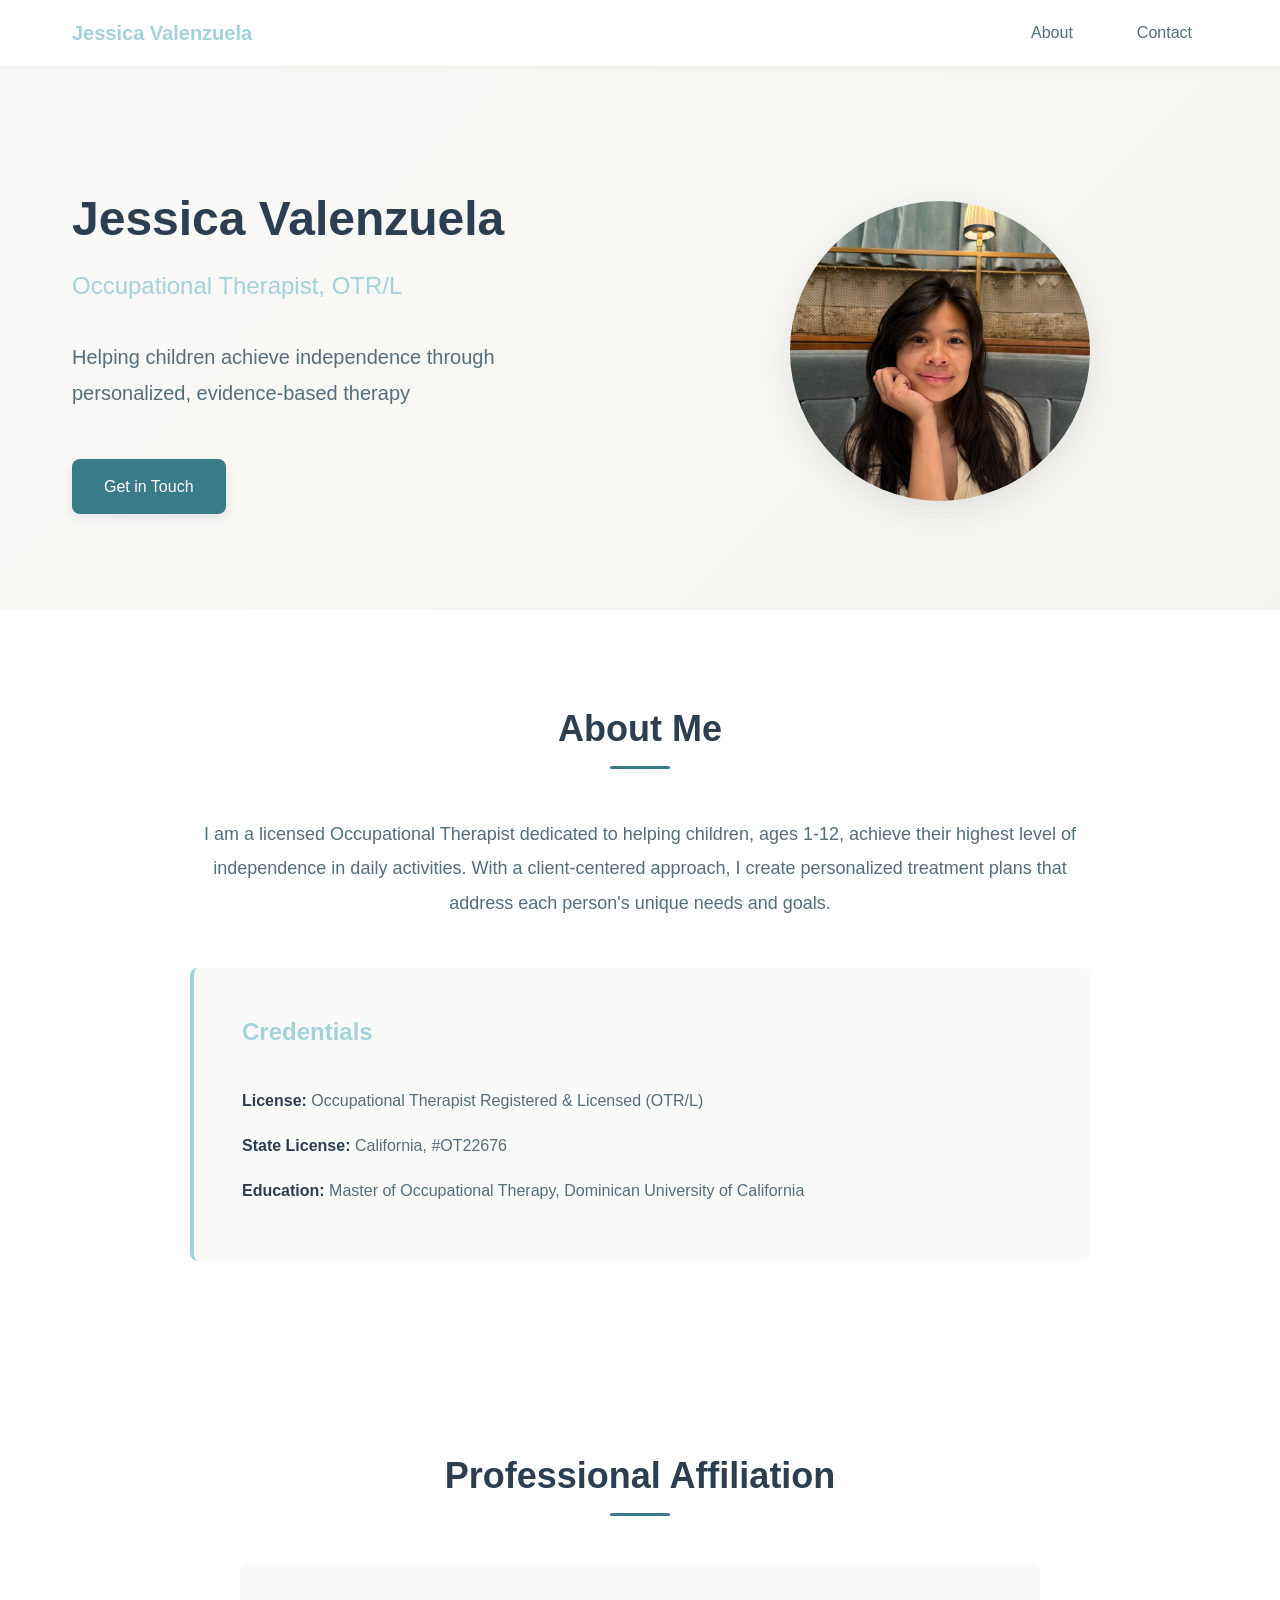
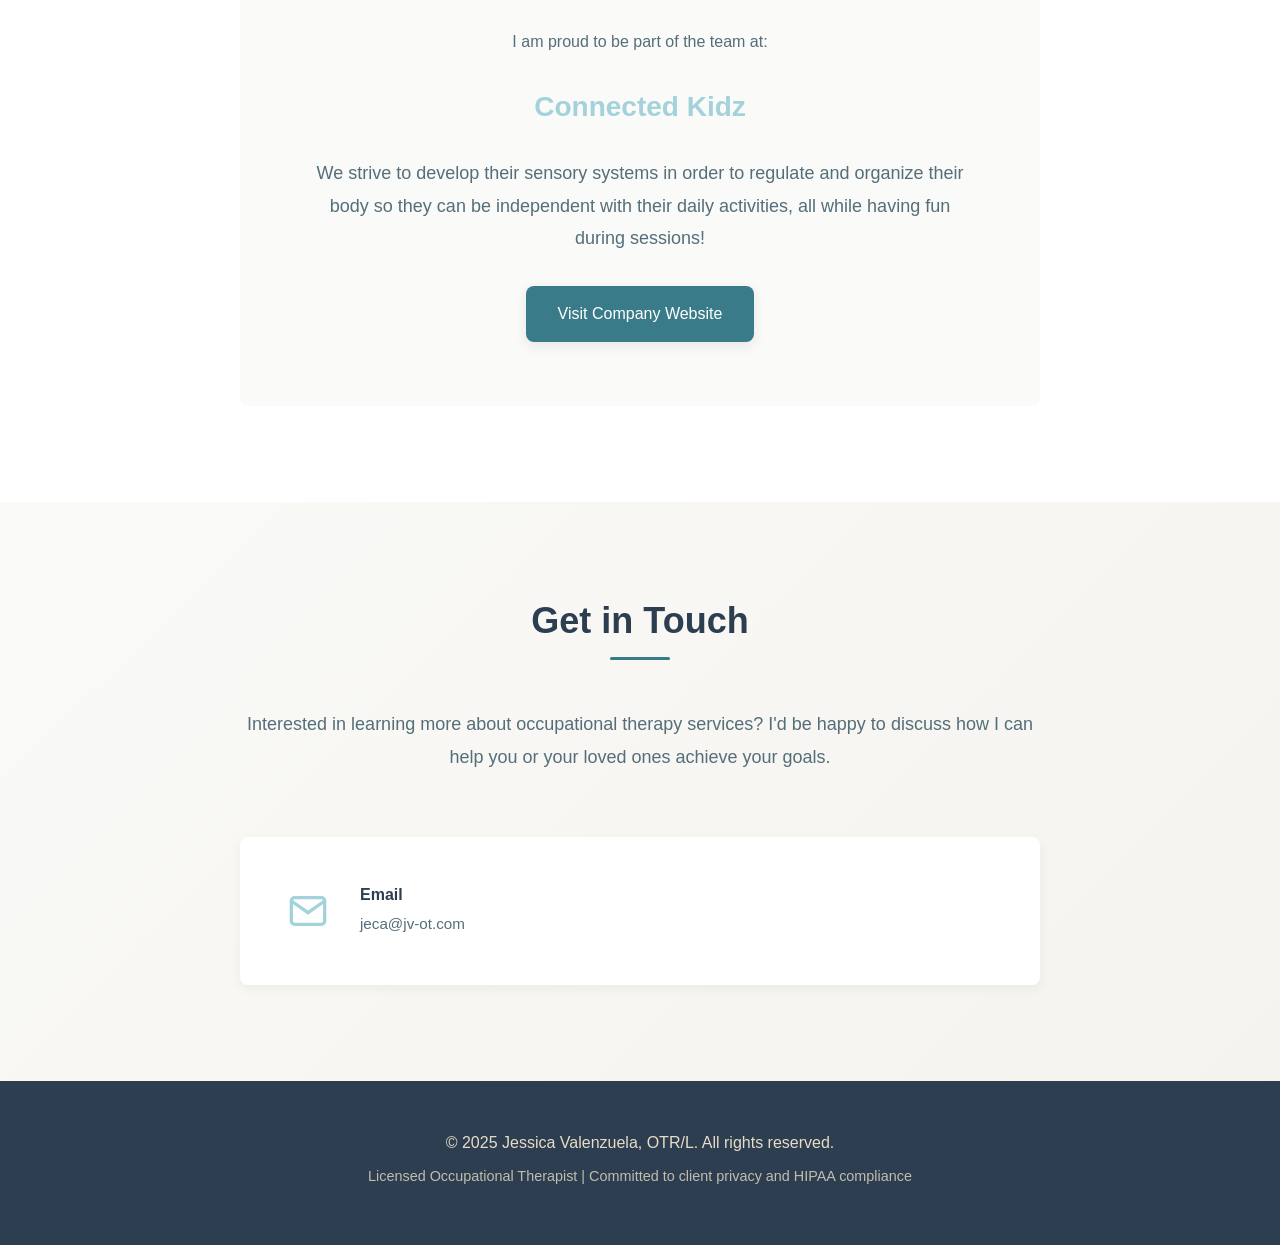
<file: index.html>
<!DOCTYPE html>
<html lang="en">
<head>
    <meta charset="UTF-8">
    <meta name="viewport" content="width=device-width, initial-scale=1.0">
    <meta name="description" content="Professional Occupational Therapist providing personalized care and evidence-based treatment.">
    <title>Jessica Valenzuela, OTR/L - Occupational Therapist</title>
    <link rel="icon" type="image/jpg" href="media/tab-icon.jpg">
    <link rel="stylesheet" href="styles.css">
</head>
<body>
    <!-- Navigation -->
    <nav class="nav">
        <div class="container">
            <div class="nav-content">
                <a href="#home" class="nav-logo">Jessica Valenzuela</a>
                <ul class="nav-links">
                    <li><a href="#about">About</a></li>
                    <li><a href="#contact">Contact</a></li>
                </ul>
            </div>
        </div>
    </nav>

    <!-- Hero Section -->
    <section id="home" class="hero">
        <div class="container">
            <div class="hero-content">
                <div class="hero-text">
                    <h1 class="hero-title">Jessica Valenzuela</h1>
                    <p class="hero-subtitle">Occupational Therapist, OTR/L</p>
                    <p class="hero-tagline">Helping children achieve independence through personalized, evidence-based therapy</p>
                    <a href="#contact" class="btn btn-primary">Get in Touch</a>
                </div>
                <div class="hero-image">
                    <div class="image-placeholder">
                        <img src="media/profile-pic.jpg" alt="Jessica Valenzuela, Occupational Therapist">
                    </div>
                </div>
            </div>
        </div>
    </section>

    <!-- About Section -->
    <section id="about" class="about">
        <div class="container">
            <h2 class="section-title">About Me</h2>
            <div class="about-content">
                <div class="about-text">
                    <p class="about-intro">
                        I am a licensed Occupational Therapist dedicated to helping children, ages 1-12, 
                        achieve their highest level of independence in daily activities. With a client-centered
                        approach, I create personalized treatment plans that address each person's unique needs
                        and goals.
                    </p>

                    <div class="credentials">
                        <h3>Credentials</h3>
                        <ul>
                            <li><strong>License:</strong> Occupational Therapist Registered & Licensed (OTR/L)</li>
                            <li><strong>State License:</strong> California, #OT22676</li>
                            <li><strong>Education:</strong> Master of Occupational Therapy, Dominican University of California</li>
                        </ul>
                    </div>
                </div>
            </div>
        </div>
    </section>

    <!-- Company Section -->
    <section class="company">
        <div class="container">
            <div class="company-content">
                <h2 class="section-title">Professional Affiliation</h2>
                <div class="company-info">
                    <p>I am proud to be part of the team at:</p>
                    <h3 class="company-name">Connected Kidz</h3>
                    <p class="company-description">
                        We strive to develop their sensory systems in order to regulate and organize their body so they can be independent with their daily activities, all while having fun during sessions!
                    </p>
                    <a href="https://www.connectedkidzsf.com/" target="_blank" rel="noopener noreferrer" class="btn btn-secondary">
                        Visit Company Website
                    </a>
                </div>
            </div>
        </div>
    </section>

    <!-- Contact Section -->
    <section id="contact" class="contact">
        <div class="container">
            <h2 class="section-title">Get in Touch</h2>
            <div class="contact-content">
                <p class="contact-intro">
                    Interested in learning more about occupational therapy services?
                    I'd be happy to discuss how I can help you or your loved ones achieve your goals.
                </p>

                <div class="contact-methods">
                    <div class="contact-item">
                        <svg xmlns="https://www.w3.org/2000/svg" viewBox="0 0 24 24" fill="none" stroke="currentColor" stroke-width="2">
                            <path d="M4 4h16c1.1 0 2 .9 2 2v12c0 1.1-.9 2-2 2H4c-1.1 0-2-.9-2-2V6c0-1.1.9-2 2-2z"></path>
                            <polyline points="22,6 12,13 2,6"></polyline>
                        </svg>
                        <div>
                            <h4>Email</h4>
                            <a href="mailto:jeca@jv-ot.com">jeca@jv-ot.com</a>
                        </div>
                    </div>
                </div>
            </div>
        </div>
    </section>

    <!-- Footer -->
    <footer class="footer">
        <div class="container">
            <div class="footer-content">
                <p>&copy; 2025 Jessica Valenzuela, OTR/L. All rights reserved.</p>
                <p class="footer-note">Licensed Occupational Therapist | Committed to client privacy and HIPAA compliance</p>
            </div>
        </div>
    </footer>

    <script>
        // Smooth scrolling for navigation links
        document.querySelectorAll('a[href^="#"]').forEach(anchor => {
            anchor.addEventListener('click', function (e) {
                e.preventDefault();
                const target = document.querySelector(this.getAttribute('href'));
                if (target) {
                    target.scrollIntoView({
                        behavior: 'smooth',
                        block: 'start'
                    });
                }
            });
        });

        // Add active class to nav on scroll
        window.addEventListener('scroll', () => {
            const nav = document.querySelector('.nav');
            if (window.scrollY > 50) {
                nav.classList.add('scrolled');
            } else {
                nav.classList.remove('scrolled');
            }
        });
    </script>
</body>
</html>
</file>
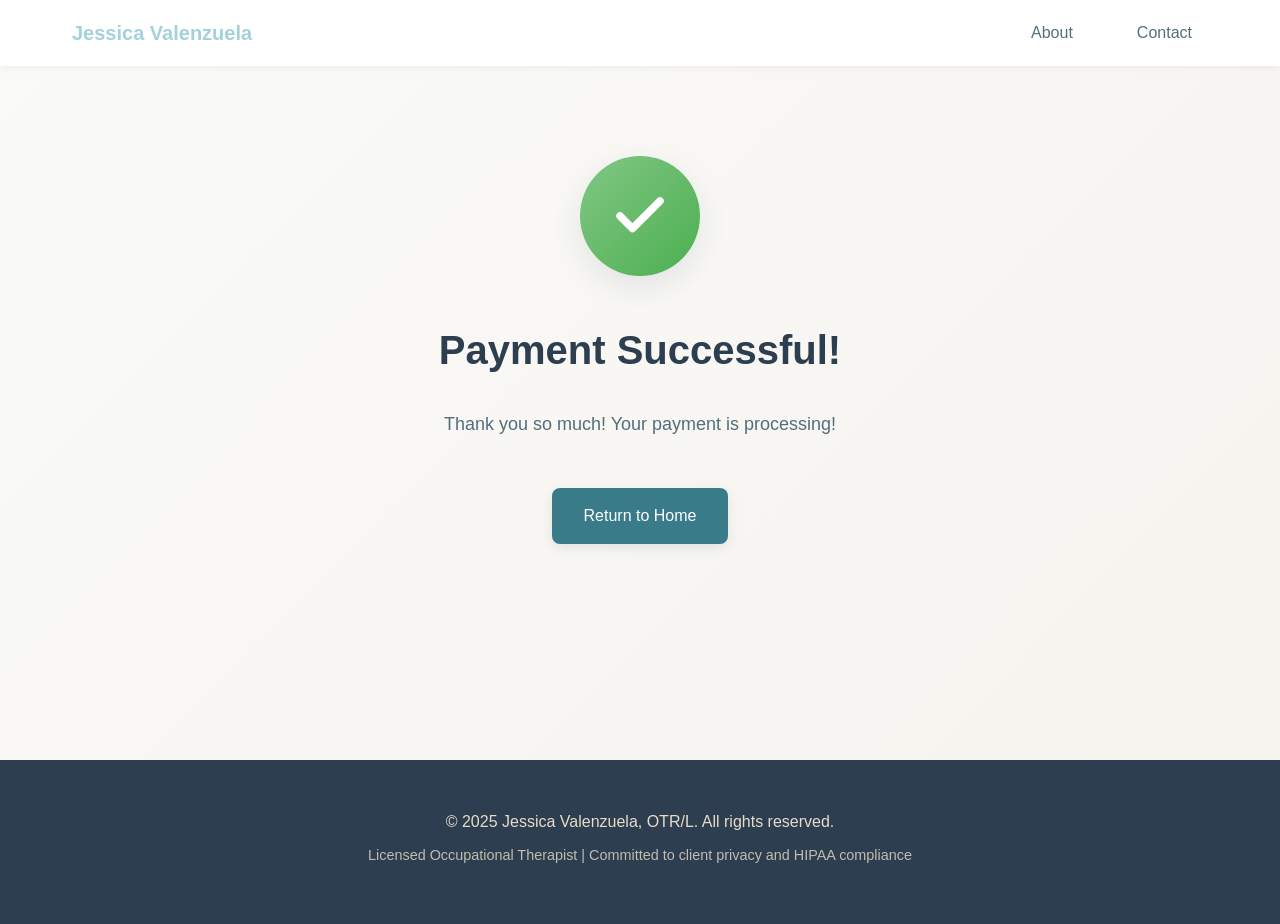
<file: payment/success.html>
<!DOCTYPE html>
<html lang="en">
<head>
    <meta charset="UTF-8">
    <meta name="viewport" content="width=device-width, initial-scale=1.0">
    <meta name="description" content="Payment successful - Thank you for your payment">
    <title>Payment Successful - Jessica Valenzuela, OTR/L</title>
    <link rel="icon" type="image/jpg" href="../media/tab-icon.jpg">
    <link rel="stylesheet" href="../styles.css">
</head>
<body>
    <!-- Navigation -->
    <nav class="nav">
        <div class="container">
            <div class="nav-content">
                <a href="../index.html#home" class="nav-logo">Jessica Valenzuela</a>
                <ul class="nav-links">
                    <li><a href="../index.html#about">About</a></li>
                    <li><a href="../index.html#contact">Contact</a></li>
                </ul>
            </div>
        </div>
    </nav>

    <!-- Success Page Content -->
    <section class="checkout-page">
        <div class="container">
            <div class="checkout-content">
                <!-- Success Icon -->
                <div class="status-icon success">
                    <svg xmlns="https://www.w3.org/2000/svg" viewBox="0 0 24 24" fill="none" stroke="currentColor" stroke-width="3" stroke-linecap="round" stroke-linejoin="round">
                        <polyline points="20 6 9 17 4 12"></polyline>
                    </svg>
                </div>

                <!-- Success Message -->
                <div class="status-message">
                    <h1>Payment Successful!</h1>
                    <p>Thank you so much! Your payment is processing!</p>
                </div>

                <!-- Payment Details Card -->
                <div class="detail-card" id="paymentDetails">
                    <h3>Payment Details</h3>
                    <div class="detail-item">
                        <span class="detail-label">Invoice Number:</span>
                        <span class="detail-value" id="invoiceNumber">Loading...</span>
                    </div>
                    <div class="detail-item">
                        <span class="detail-label">Amount:</span>
                        <span class="detail-value" id="amount">Loading...</span>
                    </div>
                </div>

                <!-- Action Buttons -->
                <div class="checkout-actions">
                    <a href="../index.html" class="btn btn-primary">Return to Home</a>
                </div>
            </div>
        </div>
    </section>

    <!-- Footer -->
    <footer class="footer">
        <div class="container">
            <div class="footer-content">
                <p>&copy; 2025 Jessica Valenzuela, OTR/L. All rights reserved.</p>
                <p class="footer-note">Licensed Occupational Therapist | Committed to client privacy and HIPAA compliance</p>
            </div>
        </div>
    </footer>

    <script>
        // Parse URL query parameters
        function getQueryParams() {
            const params = new URLSearchParams(window.location.search);
            return {
                invoiceNumber: params.get('invoice_number'),
                amount: params.get('amount')
            };
        }

        // Format amount (assuming cents format from Stripe)
        function formatAmount(cents) {
            if (!cents) return 'N/A';
            const dollars = (parseInt(cents) / 100).toFixed(2);
            return `$${dollars}`;
        }

        // Display payment details
        function displayPaymentDetails() {
            const params = getQueryParams();
            const invoiceNumberElement = document.getElementById('invoiceNumber');
            const amountElement = document.getElementById('amount');
            const detailsCard = document.getElementById('paymentDetails');

            if (params.invoiceNumber || params.amount) {
                // Display invoice number
                invoiceNumberElement.textContent = params.invoiceNumber || 'N/A';

                // Display amount
                amountElement.textContent = formatAmount(params.amount);
            } else {
                // Hide details card if no parameters provided
                detailsCard.style.display = 'none';
            }
        }

        // Run on page load
        window.addEventListener('DOMContentLoaded', displayPaymentDetails);
    </script>
</body>
</html>
</file>
<file: styles.css>
/* ===================================
   CSS Custom Properties (Variables)
   =================================== */
:root {
    /* Colors - Light Blue & Warm Neutrals Palette */
    --color-primary: #A3D2DB;        /* Light blue */
    --color-primary-light: #C1E5ED;  /* Lighter blue */
    --color-primary-dark: #7BB5C1;   /* Dark blue */
    --color-button-blue: #3A7B8A;    /* Darker blue for buttons (better contrast) */
    --color-button-blue-dark: #2D6373; /* Even darker for hover */
    --color-accent: #E8836C;         /* Coral accent */
    --color-accent-light: #F5A491;   /* Light coral */
    --color-neutral-light: #FAFAF8;  /* Cream white */
    --color-neutral: #E8DCC8;        /* Warm beige */
    --color-text-dark: #2C3E50;      /* Dark text */
    --color-text-medium: #546E7A;    /* Medium grey text */
    --color-text-light: #7FB3D5;     /* Soft teal */
    --color-white: #FFFFFF;
    --color-shadow: rgba(44, 62, 80, 0.1);
    --color-success: #4CAF50;        /* Green for success states */
    --color-success-light: #81C784;  /* Light green */

    /* Typography */
    --font-base: -apple-system, BlinkMacSystemFont, 'Segoe UI', Roboto, 'Helvetica Neue', Arial, sans-serif;
    --font-heading: 'Montserrat', -apple-system, BlinkMacSystemFont, 'Segoe UI', sans-serif;

    /* Spacing */
    --spacing-xs: 0.5rem;
    --spacing-sm: 1rem;
    --spacing-md: 2rem;
    --spacing-lg: 3rem;
    --spacing-xl: 4rem;
    --spacing-xxl: 6rem;

    /* Layout */
    --max-width: 1200px;
    --border-radius: 8px;
    --transition: all 0.3s ease;
}

/* ===================================
   Reset & Base Styles
   =================================== */
* {
    margin: 0;
    padding: 0;
    box-sizing: border-box;
}

html {
    scroll-behavior: smooth;
    font-size: 16px;
}

body {
    font-family: var(--font-base);
    color: var(--color-text-dark);
    line-height: 1.7;
    background-color: var(--color-white);
    -webkit-font-smoothing: antialiased;
    -moz-osx-font-smoothing: grayscale;
}

h1, h2, h3, h4, h5, h6 {
    font-family: var(--font-heading);
    line-height: 1.3;
    font-weight: 600;
    color: var(--color-text-dark);
}

h1 { font-size: 2.5rem; }
h2 { font-size: 2rem; }
h3 { font-size: 1.5rem; }
h4 { font-size: 1.25rem; }

a {
    color: var(--color-primary);
    text-decoration: none;
    transition: var(--transition);
}

a:hover {
    color: var(--color-primary-dark);
}

img {
    max-width: 100%;
    height: auto;
    display: block;
}

/* Rotate favicon */
link[rel="icon"] {
    transform: rotate(90deg);
}

ul {
    list-style: none;
}

/* ===================================
   Utility Classes
   =================================== */
.container {
    max-width: var(--max-width);
    margin: 0 auto;
    padding: 0 var(--spacing-md);
}

.section-title {
    text-align: center;
    margin-bottom: var(--spacing-lg);
    font-size: 2.25rem;
    color: var(--color-text-dark);
    position: relative;
    padding-bottom: var(--spacing-sm);
}

.section-title::after {
    content: '';
    position: absolute;
    bottom: 0;
    left: 50%;
    transform: translateX(-50%);
    width: 60px;
    height: 3px;
    background: var(--color-button-blue);
    border-radius: 2px;
}

/* ===================================
   Buttons
   =================================== */
.btn {
    display: inline-block;
    padding: 0.875rem 2rem;
    border-radius: var(--border-radius);
    font-weight: 500;
    text-align: center;
    cursor: pointer;
    transition: var(--transition);
    border: none;
    font-size: 1rem;
    text-decoration: none;
}

.btn-primary {
    background-color: var(--color-button-blue);
    color: var(--color-white);
    box-shadow: 0 4px 12px var(--color-shadow);
}

.btn-primary:hover {
    background-color: var(--color-button-blue-dark);
    transform: translateY(-2px);
    box-shadow: 0 6px 16px var(--color-shadow);
}

.btn-secondary {
    background-color: var(--color-button-blue);
    color: var(--color-white);
    box-shadow: 0 4px 12px var(--color-shadow);
}

.btn-secondary:hover {
    background-color: var(--color-button-blue-dark);
    transform: translateY(-2px);
    box-shadow: 0 6px 16px var(--color-shadow);
}

/* ===================================
   Navigation
   =================================== */
.nav {
    position: fixed;
    top: 0;
    left: 0;
    right: 0;
    background-color: var(--color-white);
    z-index: 1000;
    transition: var(--transition);
    box-shadow: 0 2px 8px rgba(0, 0, 0, 0.05);
}

.nav.scrolled {
    box-shadow: 0 2px 12px var(--color-shadow);
}

.nav-content {
    display: flex;
    justify-content: space-between;
    align-items: center;
    padding: 1rem 0;
}

.nav-logo {
    font-size: 1.25rem;
    font-weight: 600;
    color: var(--color-primary);
}

.nav-links {
    display: flex;
    gap: var(--spacing-md);
}

.nav-links a {
    color: var(--color-text-medium);
    font-weight: 500;
    transition: var(--transition);
    padding: 0.5rem 1rem;
    border-radius: var(--border-radius);
}

.nav-links a:hover {
    color: var(--color-primary);
    background-color: rgba(163, 210, 219, 0.15);
}

/* ===================================
   Hero Section
   =================================== */
.hero {
    padding: 8rem 0 var(--spacing-xxl);
    background: linear-gradient(135deg, var(--color-neutral-light) 0%, #F5F3EE 100%);
    margin-top: 60px;
}

.hero-content {
    display: grid;
    grid-template-columns: 1fr 1fr;
    gap: var(--spacing-xl);
    align-items: center;
}

.hero-text {
    animation: fadeInUp 0.8s ease;
}

.hero-title {
    font-size: 3rem;
    color: var(--color-text-dark);
    margin-bottom: var(--spacing-sm);
}

.hero-subtitle {
    font-size: 1.5rem;
    color: var(--color-primary);
    font-weight: 500;
    margin-bottom: var(--spacing-md);
}

.hero-tagline {
    font-size: 1.25rem;
    color: var(--color-text-medium);
    margin-bottom: var(--spacing-lg);
    line-height: 1.8;
}

.hero-image {
    display: flex;
    justify-content: center;
    align-items: center;
}

.image-placeholder {
    width: 300px;
    height: 300px;
    border-radius: 50%;
    background: linear-gradient(135deg, var(--color-primary-light) 0%, var(--color-primary) 100%);
    display: flex;
    align-items: center;
    justify-content: center;
    box-shadow: 0 10px 30px var(--color-shadow);
    overflow: hidden;
    position: relative;
}

.image-placeholder svg {
    width: 150px;
    height: 150px;
    color: var(--color-white);
}

.image-placeholder img {
    width: 150%;
    height: 150%;
    object-fit: cover;
    object-position: 1% center; /* DM: my attempt at centering the profile picture. Looks good for this one. But might be a problem if we change out the pictures*/
    position: absolute;
}

/* ===================================
   About Section
   =================================== */
.about {
    padding: var(--spacing-xxl) 0;
    background-color: var(--color-white);
}

.about-content {
    max-width: 900px;
    margin: 0 auto;
}

.about-intro {
    font-size: 1.125rem;
    line-height: 1.9;
    color: var(--color-text-medium);
    margin-bottom: var(--spacing-lg);
    text-align: center;
}

.credentials {
    background-color: var(--color-neutral-light);
    padding: var(--spacing-lg);
    border-radius: var(--border-radius);
    border-left: 4px solid var(--color-primary);
}

.credentials h3 {
    color: var(--color-primary);
    margin-bottom: var(--spacing-md);
}

.credentials ul {
    list-style: none;
}

.credentials li {
    padding: var(--spacing-xs) 0;
    color: var(--color-text-medium);
    line-height: 1.8;
}

.credentials strong {
    color: var(--color-text-dark);
    font-weight: 600;
}

/* ===================================
   Services Section
   =================================== */
.services {
    padding: var(--spacing-xxl) 0;
    background-color: var(--color-neutral-light);
}

.services-grid {
    display: grid;
    grid-template-columns: repeat(auto-fit, minmax(280px, 1fr));
    gap: var(--spacing-lg);
    margin-top: var(--spacing-lg);
}

.service-card {
    background-color: var(--color-white);
    padding: var(--spacing-lg);
    border-radius: var(--border-radius);
    text-align: center;
    transition: var(--transition);
    box-shadow: 0 4px 12px rgba(0, 0, 0, 0.05);
}

.service-card:hover {
    transform: translateY(-8px);
    box-shadow: 0 8px 24px var(--color-shadow);
}

.service-icon {
    width: 60px;
    height: 60px;
    margin: 0 auto var(--spacing-md);
    background: linear-gradient(135deg, var(--color-primary-light) 0%, var(--color-primary) 100%);
    border-radius: 50%;
    display: flex;
    align-items: center;
    justify-content: center;
}

.service-icon svg {
    width: 32px;
    height: 32px;
    color: var(--color-white);
}

.service-card h3 {
    color: var(--color-text-dark);
    margin-bottom: var(--spacing-sm);
    font-size: 1.25rem;
}

.service-card p {
    color: var(--color-text-medium);
    line-height: 1.7;
}

/* ===================================
   Company Section
   =================================== */
.company {
    padding: var(--spacing-xxl) 0;
    background-color: var(--color-white);
}

.company-content {
    max-width: 800px;
    margin: 0 auto;
    text-align: center;
}

.company-info {
    background-color: var(--color-neutral-light);
    padding: var(--spacing-xl);
    border-radius: var(--border-radius);
    margin-top: var(--spacing-md);
}

.company-info p {
    color: var(--color-text-medium);
    line-height: 1.8;
    margin-bottom: var(--spacing-md);
}

.company-name {
    color: var(--color-primary);
    font-size: 1.75rem;
    margin: var(--spacing-md) 0;
}

.company-description {
    font-size: 1.125rem;
    margin-bottom: var(--spacing-lg);
}

/* ===================================
   Contact Section
   =================================== */
.contact {
    padding: var(--spacing-xxl) 0;
    background: linear-gradient(135deg, var(--color-neutral-light) 0%, #F5F3EE 100%);
}

.contact-content {
    max-width: 800px;
    margin: 0 auto;
    text-align: center;
}

.contact-intro {
    font-size: 1.125rem;
    color: var(--color-text-medium);
    margin-bottom: var(--spacing-xl);
    line-height: 1.8;
}

.contact-methods {
    display: grid;
    grid-template-columns: repeat(auto-fit, minmax(250px, 1fr));
    gap: var(--spacing-lg);
}

.contact-item {
    background-color: var(--color-white);
    padding: var(--spacing-lg);
    border-radius: var(--border-radius);
    display: flex;
    align-items: center;
    gap: var(--spacing-md);
    box-shadow: 0 4px 12px rgba(0, 0, 0, 0.05);
    transition: var(--transition);
}

.contact-item:hover {
    transform: translateY(-4px);
    box-shadow: 0 8px 20px var(--color-shadow);
}

.contact-item svg {
    width: 40px;
    height: 40px;
    color: var(--color-primary);
    flex-shrink: 0;
}

.contact-item div {
    text-align: left;
}

.contact-item h4 {
    color: var(--color-text-dark);
    font-size: 1rem;
    margin-bottom: 0.25rem;
}

.contact-item a {
    color: var(--color-text-medium);
    font-size: 0.95rem;
}

.contact-item a:hover {
    color: var(--color-primary);
}

/* ===================================
   Footer
   =================================== */
.footer {
    background-color: var(--color-text-dark);
    color: var(--color-neutral);
    padding: var(--spacing-lg) 0;
    text-align: center;
}

.footer-content p {
    margin-bottom: var(--spacing-xs);
}

.footer-note {
    font-size: 0.9rem;
    opacity: 0.8;
}

/* ===================================
   Checkout/Payment Pages
   =================================== */
.checkout-page {
    padding: var(--spacing-xxl) 0;
    background: linear-gradient(135deg, var(--color-neutral-light) 0%, #F5F3EE 100%);
    min-height: calc(100vh - 200px);
    margin-top: 60px;
}

.checkout-content {
    max-width: 700px;
    margin: 0 auto;
    text-align: center;
}

.status-icon {
    width: 120px;
    height: 120px;
    margin: 0 auto var(--spacing-lg);
    border-radius: 50%;
    display: flex;
    align-items: center;
    justify-content: center;
    box-shadow: 0 10px 30px var(--color-shadow);
}

.status-icon.success {
    background: linear-gradient(135deg, var(--color-success-light) 0%, var(--color-success) 100%);
}

.status-icon.error {
    background: linear-gradient(135deg, var(--color-accent-light) 0%, var(--color-accent) 100%);
}

.status-icon svg {
    width: 60px;
    height: 60px;
    color: var(--color-white);
}

.status-message h1 {
    font-size: 2.5rem;
    color: var(--color-text-dark);
    margin-bottom: var(--spacing-md);
}

.status-message p {
    font-size: 1.125rem;
    color: var(--color-text-medium);
    line-height: 1.8;
    margin-bottom: var(--spacing-md);
}

.detail-card {
    background-color: var(--color-white);
    padding: var(--spacing-lg);
    border-radius: var(--border-radius);
    margin: var(--spacing-lg) 0;
    box-shadow: 0 4px 12px rgba(0, 0, 0, 0.05);
    text-align: left;
}

.detail-card h3 {
    color: var(--color-text-dark);
    margin-bottom: var(--spacing-md);
    font-size: 1.25rem;
}

.detail-item {
    display: flex;
    justify-content: space-between;
    padding: var(--spacing-sm) 0;
    border-bottom: 1px solid rgba(0, 0, 0, 0.05);
}

.detail-item:last-child {
    border-bottom: none;
}

.detail-label {
    color: var(--color-text-medium);
    font-weight: 500;
}

.detail-value {
    color: var(--color-text-dark);
    font-weight: 600;
}

.checkout-actions {
    margin-top: var(--spacing-lg);
}

/* ===================================
   Animations
   =================================== */
@keyframes fadeInUp {
    from {
        opacity: 0;
        transform: translateY(30px);
    }
    to {
        opacity: 1;
        transform: translateY(0);
    }
}

/* ===================================
   Responsive Design
   =================================== */

/* Tablets and below */
@media (max-width: 768px) {
    :root {
        --spacing-xl: 3rem;
        --spacing-xxl: 4rem;
    }

    h1 { font-size: 2rem; }
    h2 { font-size: 1.75rem; }
    h3 { font-size: 1.25rem; }

    .nav-links {
        gap: var(--spacing-sm);
    }

    .nav-links a {
        padding: 0.5rem;
        font-size: 0.9rem;
    }

    .hero {
        padding: 6rem 0 var(--spacing-xl);
    }

    .hero-content {
        grid-template-columns: 1fr;
        gap: var(--spacing-lg);
        text-align: center;
    }

    .hero-title {
        font-size: 2.25rem;
    }

    .hero-subtitle {
        font-size: 1.25rem;
    }

    .hero-tagline {
        font-size: 1.1rem;
    }

    .image-placeholder {
        width: 250px;
        height: 250px;
    }

    .services-grid {
        grid-template-columns: 1fr;
    }

    .contact-methods {
        grid-template-columns: 1fr;
    }
}

/* Mobile phones */
@media (max-width: 480px) {
    .container {
        padding: 0 var(--spacing-sm);
    }

    .nav-content {
        flex-direction: column;
        gap: var(--spacing-sm);
    }

    .nav-links {
        flex-wrap: wrap;
        justify-content: center;
    }

    .hero-title {
        font-size: 1.75rem;
    }

    .hero-subtitle {
        font-size: 1.125rem;
    }

    .hero-tagline {
        font-size: 1rem;
    }

    .image-placeholder {
        width: 200px;
        height: 200px;
    }

    .section-title {
        font-size: 1.75rem;
    }

    .btn {
        padding: 0.75rem 1.5rem;
        font-size: 0.95rem;
    }
}

/* Print styles */
@media print {
    .nav,
    .btn {
        display: none;
    }

    body {
        background-color: white;
    }

    .hero,
    .services,
    .contact {
        background: white;
    }
}
</file>
